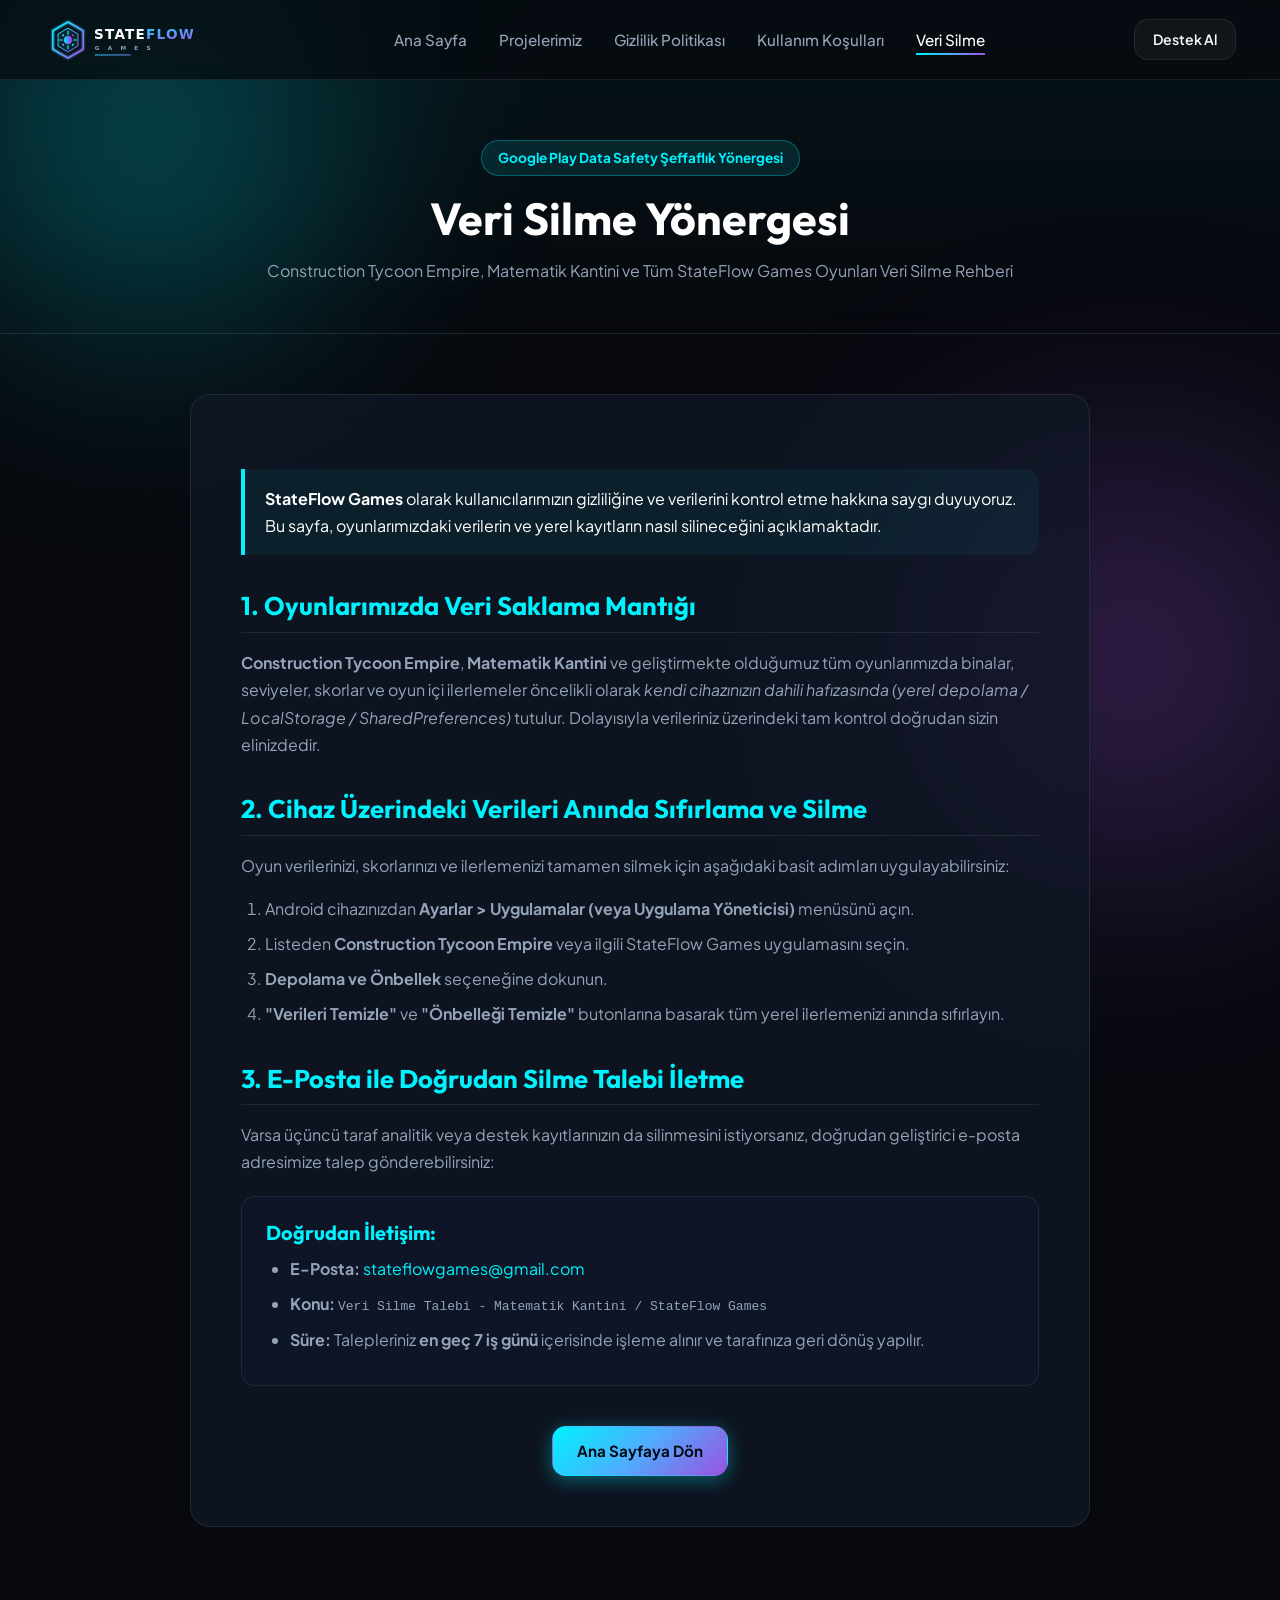
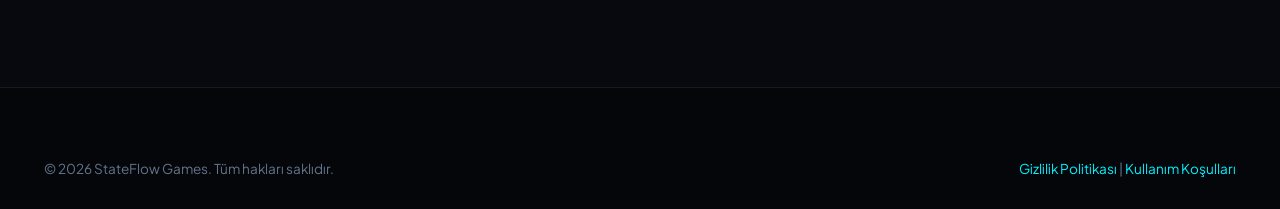
<file: data-deletion.html>
<!DOCTYPE html>
<html lang="tr">
<head>
  <meta charset="UTF-8">
  <meta name="viewport" content="width=device-width, initial-scale=1.0">
  <title>Kullanıcı Veri Silme Yönergesi (Data Deletion) | StateFlow Games</title>
  <meta name="description" content="StateFlow Games (Construction Tycoon Empire, Matematik Kantini, NeuroPlex, Drag Code) kullanıcı verileri silme yönergesi.">

  <!-- Google Fonts -->
  <link rel="preconnect" href="https://fonts.googleapis.com">
  <link rel="preconnect" href="https://fonts.gstatic.com" crossorigin>
  <link href="https://fonts.googleapis.com/css2?family=Outfit:wght@400;600;700;800&family=Plus+Jakarta+Sans:wght@400;500;600;700&display=swap" rel="stylesheet">

  <!-- CSS -->
  <link rel="stylesheet" href="css/style.css">
  <link rel="icon" type="image/svg+xml" href="assets/logo.svg">
</head>
<body>

  <div class="ambient-glow glow-1"></div>
  <div class="ambient-glow glow-2"></div>

  <!-- Header -->
  <header class="header">
    <div class="container nav-container">
      <a href="index.html" class="logo-wrapper">
        <img src="assets/logo.svg" alt="StateFlow Games Logo" class="logo-img">
      </a>

      <nav>
        <ul class="nav-menu">
          <li><a href="index.html" class="nav-link">Ana Sayfa</a></li>
          <li><a href="index.html#games" class="nav-link">Projelerimiz</a></li>
          <li><a href="privacy-policy.html" class="nav-link">Gizlilik Politikası</a></li>
          <li><a href="terms-of-service.html" class="nav-link">Kullanım Koşulları</a></li>
          <li><a href="data-deletion.html" class="nav-link active">Veri Silme</a></li>
        </ul>
      </nav>

      <div class="nav-actions">
        <a href="index.html#contact" class="btn btn-secondary" style="padding: 8px 18px; font-size: 0.88rem;">
          Destek Al
        </a>
        <button class="mobile-toggle" aria-label="Menüyü Aç">☰</button>
      </div>
    </div>
  </header>

  <!-- Banner -->
  <div class="legal-page-header">
    <div class="container">
      <span class="legal-badge">Google Play Data Safety Şeffaflık Yönergesi</span>
      <h1 style="font-size: 2.8rem; margin-bottom: 12px;">Veri Silme Yönergesi</h1>
      <p style="color: var(--text-muted); font-size: 1rem;">
        Construction Tycoon Empire, Matematik Kantini ve Tüm StateFlow Games Oyunları Veri Silme Rehberi
      </p>
    </div>
  </div>

  <!-- Content -->
  <main class="legal-page-content">
    <div class="container">
      <article class="legal-article">
        <div class="legal-box-highlight">
          <p>
            <strong>StateFlow Games</strong> olarak kullanıcılarımızın gizliliğine ve verilerini kontrol etme hakkına saygı duyuyoruz. Bu sayfa, oyunlarımızdaki verilerin ve yerel kayıtların nasıl silineceğini açıklamaktadır.
          </p>
        </div>

        <h2>1. Oyunlarımızda Veri Saklama Mantığı</h2>
        <p>
          <strong>Construction Tycoon Empire</strong>, <strong>Matematik Kantini</strong> ve geliştirmekte olduğumuz tüm oyunlarımızda binalar, seviyeler, skorlar ve oyun içi ilerlemeler öncelikli olarak <em>kendi cihazınızın dahili hafızasında (yerel depolama / LocalStorage / SharedPreferences)</em> tutulur. Dolayısıyla verileriniz üzerindeki tam kontrol doğrudan sizin elinizdedir.
        </p>

        <h2>2. Cihaz Üzerindeki Verileri Anında Sıfırlama ve Silme</h2>
        <p>
          Oyun verilerinizi, skorlarınızı ve ilerlemenizi tamamen silmek için aşağıdaki basit adımları uygulayabilirsiniz:
        </p>
        <ol>
          <li>Android cihazınızdan <strong>Ayarlar > Uygulamalar (veya Uygulama Yöneticisi)</strong> menüsünü açın.</li>
          <li>Listeden <strong>Construction Tycoon Empire</strong> veya ilgili StateFlow Games uygulamasını seçin.</li>
          <li><strong>Depolama ve Önbellek</strong> seçeneğine dokunun.</li>
          <li><strong>"Verileri Temizle"</strong> ve <strong>"Önbelleği Temizle"</strong> butonlarına basarak tüm yerel ilerlemenizi anında sıfırlayın.</li>
        </ol>

        <h2>3. E-Posta ile Doğrudan Silme Talebi İletme</h2>
        <p>
          Varsa üçüncü taraf analitik veya destek kayıtlarınızın da silinmesini istiyorsanız, doğrudan geliştirici e-posta adresimize talep gönderebilirsiniz:
        </p>
        
        <div style="background: rgba(15, 23, 42, 0.7); border: 1px solid var(--border-color); border-radius: var(--radius-md); padding: 24px; margin: 20px 0;">
          <h3 style="color: var(--accent-cyan); margin-top: 0;">Doğrudan İletişim:</h3>
          <ul style="margin-bottom: 0;">
            <li><strong>E-Posta:</strong> <a href="mailto:stateflowgames@gmail.com?subject=Veri%20Silme%20Talebi">stateflowgames@gmail.com</a></li>
            <li><strong>Konu:</strong> <code>Veri Silme Talebi - Matematik Kantini / StateFlow Games</code></li>
            <li><strong>Süre:</strong> Talepleriniz <strong>en geç 7 iş günü</strong> içerisinde işleme alınır ve tarafınıza geri dönüş yapılır.</li>
          </ul>
        </div>

        <div style="margin-top: 40px; text-align: center;">
          <a href="index.html" class="btn btn-primary">Ana Sayfaya Dön</a>
        </div>
      </article>
    </div>
  </main>

  <footer class="footer">
    <div class="container">
      <div class="footer-bottom" style="border-top: none; padding-top: 0;">
        <p>&copy; 2026 StateFlow Games. Tüm hakları saklıdır.</p>
        <p><a href="privacy-policy.html">Gizlilik Politikası</a> | <a href="terms-of-service.html">Kullanım Koşulları</a></p>
      </div>
    </div>
  </footer>

  <script src="js/main.js"></script>
</body>
</html>
</file>
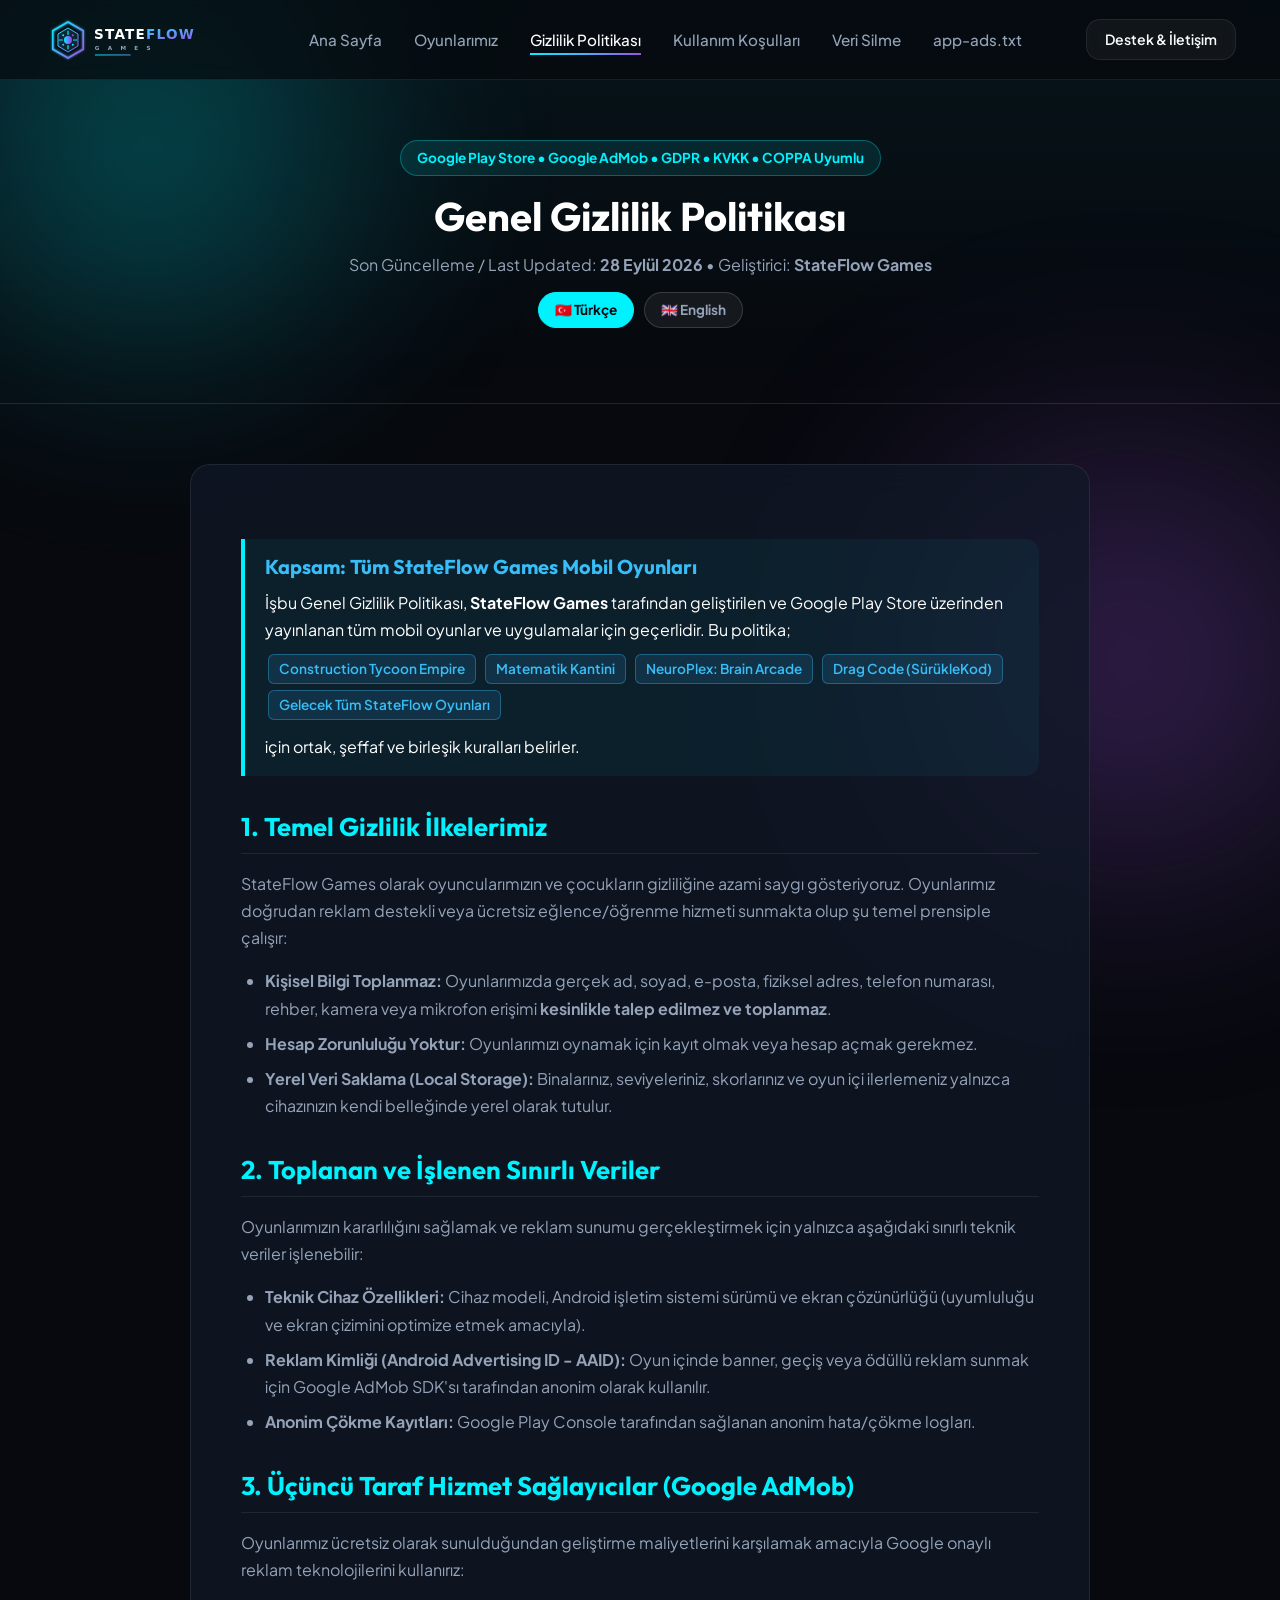
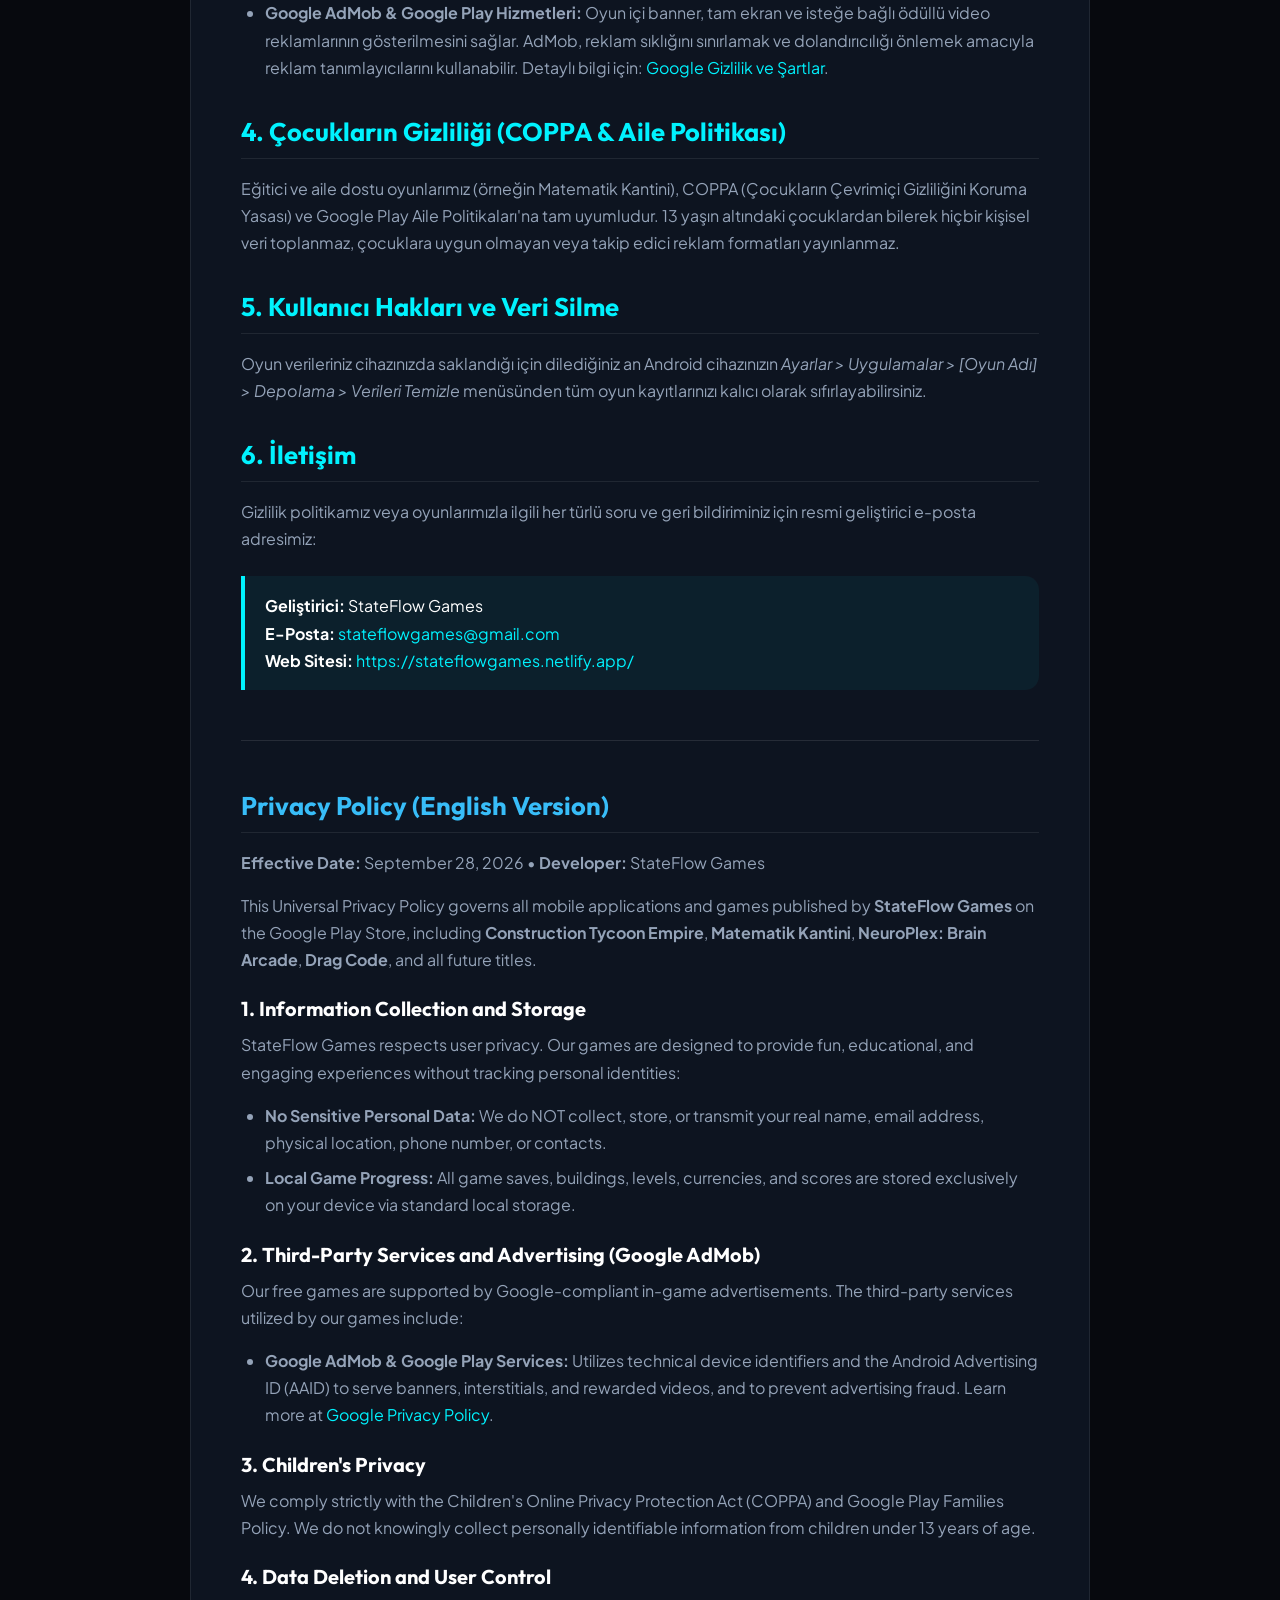
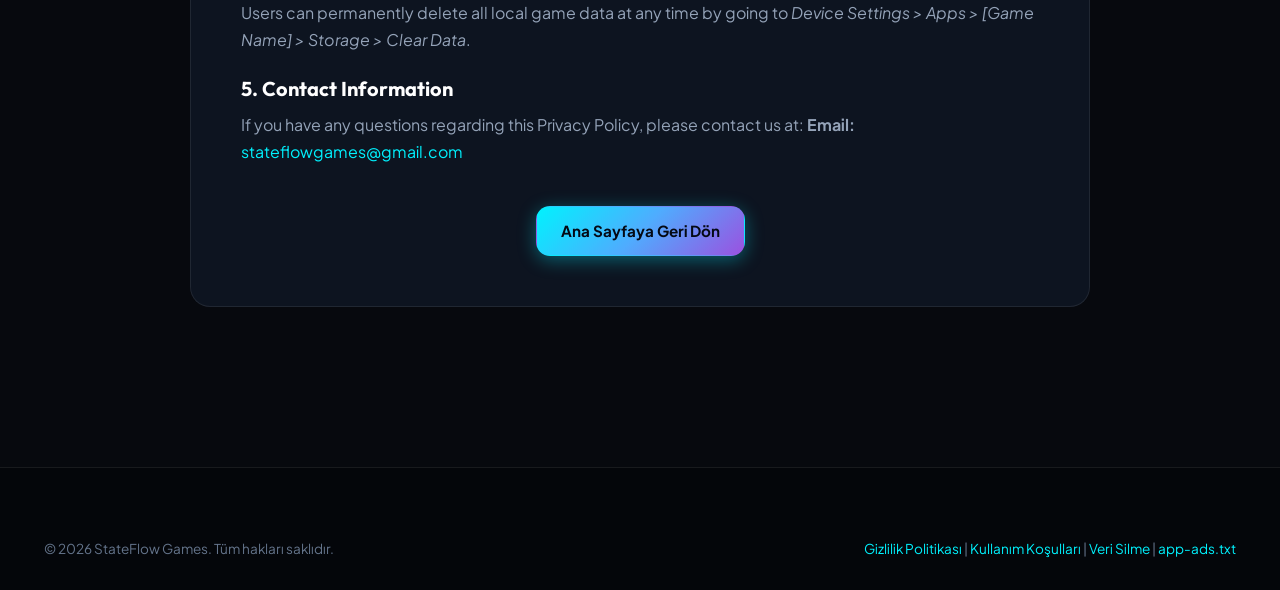
<file: privacy-policy.html>
﻿<!DOCTYPE html>
<html lang="tr">
<head>
  <meta charset="UTF-8">
  <meta name="viewport" content="width=device-width, initial-scale=1.0">
  <title>Genel Gizlilik Politikası (Privacy Policy) | StateFlow Games</title>
  <meta name="description" content="StateFlow Games tarafından geliştirilen Construction Tycoon Empire, Matematik Kantini, NeuroPlex ve tüm mobil oyunlar için Genel Gizlilik Politikası (Google Play & AdMob Uyumlu).">
  <meta name="robots" content="index, follow, max-image-preview:large">
  <link rel="canonical" href="https://stateflowgames.netlify.app/privacy-policy.html">

  <!-- Open Graph -->
  <meta property="og:type" content="article">
  <meta property="og:title" content="Gizlilik Politikası (Privacy Policy) | StateFlow Games">
  <meta property="og:description" content="StateFlow Games oyun ve uygulamaları için veri güvenliği ve gizlilik politikası.">
  <meta property="og:url" content="https://stateflowgames.netlify.app/privacy-policy.html">
  <meta property="og:site_name" content="StateFlow Games">

  <!-- Google Fonts -->
  <link rel="preconnect" href="https://fonts.googleapis.com">
  <link rel="preconnect" href="https://fonts.gstatic.com" crossorigin>
  <link href="https://fonts.googleapis.com/css2?family=Outfit:wght@400;600;700;800&family=Plus+Jakarta+Sans:wght@400;500;600;700&display=swap" rel="stylesheet">

  <!-- CSS -->
  <link rel="stylesheet" href="css/style.css">
  <link rel="icon" type="image/svg+xml" href="assets/logo.svg">
  <style>
    .lang-switch {
      display: inline-flex;
      gap: 10px;
      margin: 15px 0 25px 0;
    }
    .lang-btn {
      padding: 6px 16px;
      border-radius: 999px;
      font-size: 0.85rem;
      font-weight: 700;
      background: rgba(255,255,255,0.06);
      border: 1px solid rgba(255,255,255,0.15);
      color: var(--text-muted);
      cursor: pointer;
      text-decoration: none;
      transition: all 0.2s ease;
    }
    .lang-btn.active, .lang-btn:hover {
      background: var(--accent-cyan);
      color: #060913;
      border-color: var(--accent-cyan);
    }
    .app-badge-pill {
      display: inline-block;
      background: rgba(56, 189, 248, 0.12);
      border: 1px solid rgba(56, 189, 248, 0.35);
      color: #38bdf8;
      font-size: 0.85rem;
      padding: 3px 10px;
      border-radius: 6px;
      margin: 3px;
      font-weight: 600;
    }
  </style>
</head>
<body>

  <!-- Ambient Glow Effects -->
  <div class="ambient-glow glow-1"></div>
  <div class="ambient-glow glow-2"></div>

  <!-- Header -->
  <header class="header">
    <div class="container nav-container">
      <a href="index.html" class="logo-wrapper">
        <img src="assets/logo.svg" alt="StateFlow Games Logo" class="logo-img">
      </a>

      <nav>
        <ul class="nav-menu">
          <li><a href="index.html" class="nav-link">Ana Sayfa</a></li>
          <li><a href="index.html#games" class="nav-link">Oyunlarımız</a></li>
          <li><a href="privacy-policy.html" class="nav-link active">Gizlilik Politikası</a></li>
          <li><a href="terms-of-service.html" class="nav-link">Kullanım Koşulları</a></li>
          <li><a href="data-deletion.html" class="nav-link">Veri Silme</a></li>
          <li><a href="app-ads.txt" class="nav-link" target="_blank">app-ads.txt</a></li>
        </ul>
      </nav>

      <div class="nav-actions">
        <a href="index.html#contact" class="btn btn-secondary" style="padding: 8px 18px; font-size: 0.88rem;">
          Destek & İletişim
        </a>
        <button class="mobile-toggle" aria-label="Menüyü Aç">☰</button>
      </div>
    </div>
  </header>

  <!-- Legal Page Header Banner -->
  <div class="legal-page-header">
    <div class="container">
      <span class="legal-badge">Google Play Store &bull; Google AdMob &bull; GDPR &bull; KVKK &bull; COPPA Uyumlu</span>
      <h1 style="font-size: 2.5rem; margin-bottom: 12px;">Genel Gizlilik Politikası</h1>
      <p style="color: var(--text-muted); font-size: 1rem;">
        Son Güncelleme / Last Updated: <strong>28 Eylül 2026</strong> &bull; Geliştirici: <strong>StateFlow Games</strong>
      </p>

      <div class="lang-switch">
        <a href="#tr-policy" class="lang-btn active">🇹🇷 Türkçe</a>
        <a href="#en-policy" class="lang-btn">🇬🇧 English</a>
      </div>
    </div>
  </div>

  <!-- Legal Document Body -->
  <main class="legal-page-content">
    <div class="container">
      <article class="legal-article">
        
        <!-- ================= TÜRKÇE BÖLÜM ================= -->
        <div id="tr-policy">
          <div class="legal-box-highlight">
            <h3 style="margin-top:0; color:#38bdf8;">Kapsam: Tüm StateFlow Games Mobil Oyunları</h3>
            <p>
              İşbu Genel Gizlilik Politikası, <strong>StateFlow Games</strong> tarafından geliştirilen ve Google Play Store üzerinden yayınlanan tüm mobil oyunlar ve uygulamalar için geçerlidir. Bu politika;
            </p>
            <div style="margin-top:8px;">
              <span class="app-badge-pill">Construction Tycoon Empire</span>
              <span class="app-badge-pill">Matematik Kantini</span>
              <span class="app-badge-pill">NeuroPlex: Brain Arcade</span>
              <span class="app-badge-pill">Drag Code (SürükleKod)</span>
              <span class="app-badge-pill">Gelecek Tüm StateFlow Oyunları</span>
            </div>
            <p style="margin-top:10px; margin-bottom:0;">
              için ortak, şeffaf ve birleşik kuralları belirler.
            </p>
          </div>

          <h2>1. Temel Gizlilik İlkelerimiz</h2>
          <p>
            StateFlow Games olarak oyuncularımızın ve çocukların gizliliğine azami saygı gösteriyoruz. Oyunlarımız doğrudan reklam destekli veya ücretsiz eğlence/öğrenme hizmeti sunmakta olup şu temel prensiple çalışır:
          </p>
          <ul>
            <li><strong>Kişisel Bilgi Toplanmaz:</strong> Oyunlarımızda gerçek ad, soyad, e-posta, fiziksel adres, telefon numarası, rehber, kamera veya mikrofon erişimi <strong>kesinlikle talep edilmez ve toplanmaz</strong>.</li>
            <li><strong>Hesap Zorunluluğu Yoktur:</strong> Oyunlarımızı oynamak için kayıt olmak veya hesap açmak gerekmez.</li>
            <li><strong>Yerel Veri Saklama (Local Storage):</strong> Binalarınız, seviyeleriniz, skorlarınız ve oyun içi ilerlemeniz yalnızca cihazınızın kendi belleğinde yerel olarak tutulur.</li>
          </ul>

          <h2>2. Toplanan ve İşlenen Sınırlı Veriler</h2>
          <p>
            Oyunlarımızın kararlılığını sağlamak ve reklam sunumu gerçekleştirmek için yalnızca aşağıdaki sınırlı teknik veriler işlenebilir:
          </p>
          <ul>
            <li><strong>Teknik Cihaz Özellikleri:</strong> Cihaz modeli, Android işletim sistemi sürümü ve ekran çözünürlüğü (uyumluluğu ve ekran çizimini optimize etmek amacıyla).</li>
            <li><strong>Reklam Kimliği (Android Advertising ID - AAID):</strong> Oyun içinde banner, geçiş veya ödüllü reklam sunmak için Google AdMob SDK'sı tarafından anonim olarak kullanılır.</li>
            <li><strong>Anonim Çökme Kayıtları:</strong> Google Play Console tarafından sağlanan anonim hata/çökme logları.</li>
          </ul>

          <h2>3. Üçüncü Taraf Hizmet Sağlayıcılar (Google AdMob)</h2>
          <p>
            Oyunlarımız ücretsiz olarak sunulduğundan geliştirme maliyetlerini karşılamak amacıyla Google onaylı reklam teknolojilerini kullanırız:
          </p>
          <ul>
            <li>
              <strong>Google AdMob &amp; Google Play Hizmetleri:</strong>
              Oyun içi banner, tam ekran ve isteğe bağlı ödüllü video reklamlarının gösterilmesini sağlar. AdMob, reklam sıklığını sınırlamak ve dolandırıcılığı önlemek amacıyla reklam tanımlayıcılarını kullanabilir.
              Detaylı bilgi için: <a href="https://policies.google.com/privacy" target="_blank" rel="noopener noreferrer">Google Gizlilik ve Şartlar</a>.
            </li>
          </ul>

          <h2>4. Çocukların Gizliliği (COPPA &amp; Aile Politikası)</h2>
          <p>
            Eğitici ve aile dostu oyunlarımız (örneğin Matematik Kantini), COPPA (Çocukların Çevrimiçi Gizliliğini Koruma Yasası) ve Google Play Aile Politikaları'na tam uyumludur. 13 yaşın altındaki çocuklardan bilerek hiçbir kişisel veri toplanmaz, çocuklara uygun olmayan veya takip edici reklam formatları yayınlanmaz.
          </p>

          <h2>5. Kullanıcı Hakları ve Veri Silme</h2>
          <p>
            Oyun verileriniz cihazınızda saklandığı için dilediğiniz an Android cihazınızın <em>Ayarlar &gt; Uygulamalar &gt; [Oyun Adı] &gt; Depolama &gt; Verileri Temizle</em> menüsünden tüm oyun kayıtlarınızı kalıcı olarak sıfırlayabilirsiniz.
          </p>

          <h2>6. İletişim</h2>
          <p>
            Gizlilik politikamız veya oyunlarımızla ilgili her türlü soru ve geri bildiriminiz için resmi geliştirici e-posta adresimiz:
          </p>
          <div class="legal-box-highlight">
            <p><strong>Geliştirici:</strong> StateFlow Games</p>
            <p><strong>E-Posta:</strong> <a href="mailto:stateflowgames@gmail.com">stateflowgames@gmail.com</a></p>
            <p><strong>Web Sitesi:</strong> <a href="https://stateflowgames.netlify.app/">https://stateflowgames.netlify.app/</a></p>
          </div>
        </div>

        <hr style="border:0; border-top:1px solid rgba(255,255,255,0.1); margin: 50px 0;">

        <!-- ================= ENGLISH SECTION ================= -->
        <div id="en-policy">
          <h2 style="color:#38bdf8;">Privacy Policy (English Version)</h2>
          <p><strong>Effective Date:</strong> September 28, 2026 &bull; <strong>Developer:</strong> StateFlow Games</p>

          <p>
            This Universal Privacy Policy governs all mobile applications and games published by <strong>StateFlow Games</strong> on the Google Play Store, including <strong>Construction Tycoon Empire</strong>, <strong>Matematik Kantini</strong>, <strong>NeuroPlex: Brain Arcade</strong>, <strong>Drag Code</strong>, and all future titles.
          </p>

          <h3>1. Information Collection and Storage</h3>
          <p>
            StateFlow Games respects user privacy. Our games are designed to provide fun, educational, and engaging experiences without tracking personal identities:
          </p>
          <ul>
            <li><strong>No Sensitive Personal Data:</strong> We do NOT collect, store, or transmit your real name, email address, physical location, phone number, or contacts.</li>
            <li><strong>Local Game Progress:</strong> All game saves, buildings, levels, currencies, and scores are stored exclusively on your device via standard local storage.</li>
          </ul>

          <h3>2. Third-Party Services and Advertising (Google AdMob)</h3>
          <p>
            Our free games are supported by Google-compliant in-game advertisements. The third-party services utilized by our games include:
          </p>
          <ul>
            <li>
              <strong>Google AdMob &amp; Google Play Services:</strong> Utilizes technical device identifiers and the Android Advertising ID (AAID) to serve banners, interstitials, and rewarded videos, and to prevent advertising fraud. Learn more at <a href="https://policies.google.com/privacy" target="_blank" rel="noopener noreferrer">Google Privacy Policy</a>.
            </li>
          </ul>

          <h3>3. Children's Privacy</h3>
          <p>
            We comply strictly with the Children's Online Privacy Protection Act (COPPA) and Google Play Families Policy. We do not knowingly collect personally identifiable information from children under 13 years of age.
          </p>

          <h3>4. Data Deletion and User Control</h3>
          <p>
            Users can permanently delete all local game data at any time by going to <em>Device Settings &gt; Apps &gt; [Game Name] &gt; Storage &gt; Clear Data</em>.
          </p>

          <h3>5. Contact Information</h3>
          <p>
            If you have any questions regarding this Privacy Policy, please contact us at:  
            <strong>Email:</strong> <a href="mailto:stateflowgames@gmail.com">stateflowgames@gmail.com</a>
          </p>
        </div>

        <div style="margin-top: 40px; text-align: center;">
          <a href="index.html" class="btn btn-primary">Ana Sayfaya Geri Dön</a>
        </div>
      </article>
    </div>
  </main>

  <!-- Footer -->
  <footer class="footer">
    <div class="container">
      <div class="footer-bottom" style="border-top: none; padding-top: 0;">
        <p>&copy; 2026 StateFlow Games. Tüm hakları saklıdır.</p>
        <p>
          <a href="privacy-policy.html">Gizlilik Politikası</a> | 
          <a href="terms-of-service.html">Kullanım Koşulları</a> | 
          <a href="data-deletion.html">Veri Silme</a> | 
          <a href="app-ads.txt" target="_blank">app-ads.txt</a>
        </p>
      </div>
    </div>
  </footer>

  <script src="js/main.js"></script>
</body>
</html>
</file>
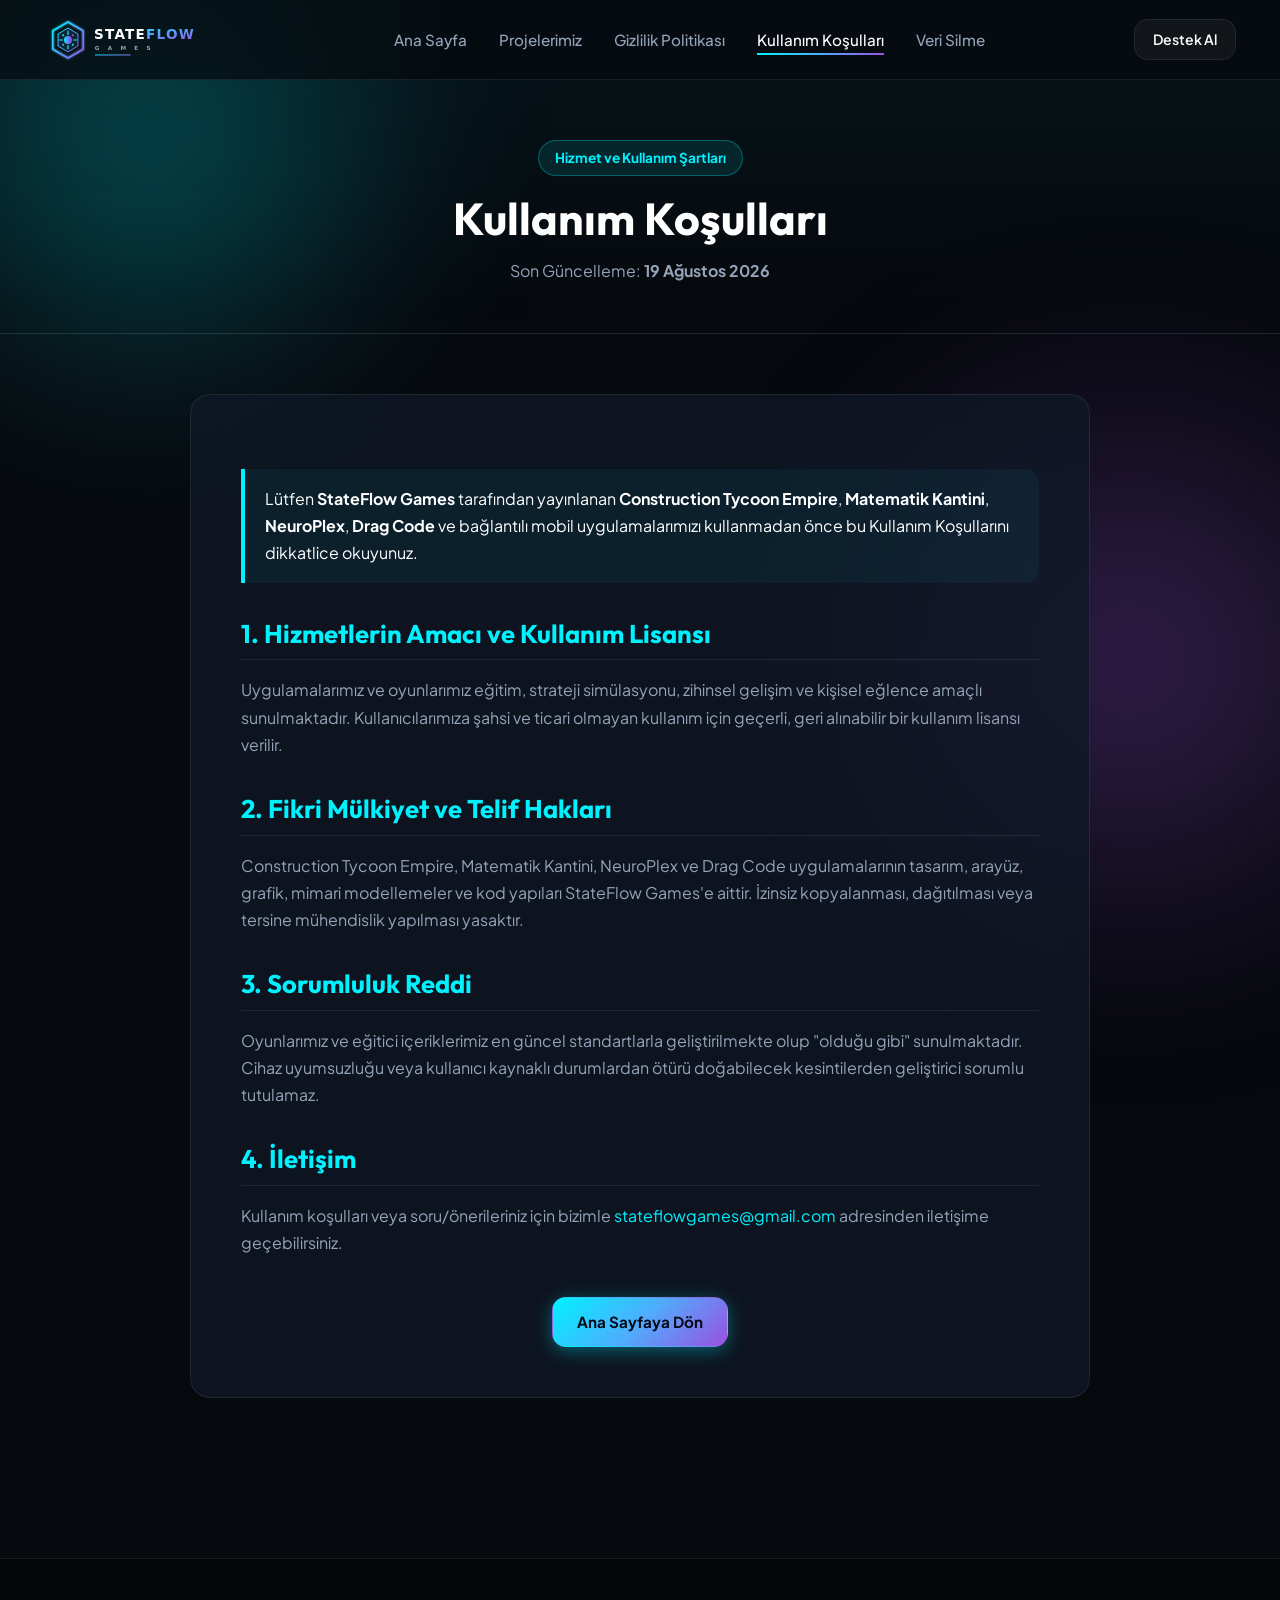
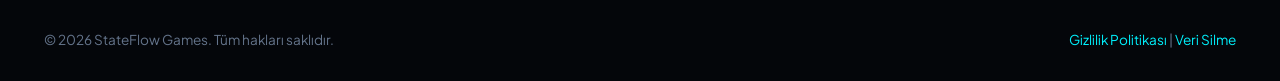
<file: terms-of-service.html>
<!DOCTYPE html>
<html lang="tr">
<head>
  <meta charset="UTF-8">
  <meta name="viewport" content="width=device-width, initial-scale=1.0">
  <title>Kullanım Koşulları (Terms of Service) | StateFlow Games</title>
  <meta name="description" content="StateFlow Games (Construction Tycoon Empire, Matematik Kantini, NeuroPlex, Drag Code) mobil uygulamaları için Kullanım Koşulları.">

  <!-- Google Fonts -->
  <link rel="preconnect" href="https://fonts.googleapis.com">
  <link rel="preconnect" href="https://fonts.gstatic.com" crossorigin>
  <link href="https://fonts.googleapis.com/css2?family=Outfit:wght@400;600;700;800&family=Plus+Jakarta+Sans:wght@400;500;600;700&display=swap" rel="stylesheet">

  <!-- CSS -->
  <link rel="stylesheet" href="css/style.css">
  <link rel="icon" type="image/svg+xml" href="assets/logo.svg">
</head>
<body>

  <div class="ambient-glow glow-1"></div>
  <div class="ambient-glow glow-2"></div>

  <!-- Header -->
  <header class="header">
    <div class="container nav-container">
      <a href="index.html" class="logo-wrapper">
        <img src="assets/logo.svg" alt="StateFlow Games Logo" class="logo-img">
      </a>

      <nav>
        <ul class="nav-menu">
          <li><a href="index.html" class="nav-link">Ana Sayfa</a></li>
          <li><a href="index.html#games" class="nav-link">Projelerimiz</a></li>
          <li><a href="privacy-policy.html" class="nav-link">Gizlilik Politikası</a></li>
          <li><a href="terms-of-service.html" class="nav-link active">Kullanım Koşulları</a></li>
          <li><a href="data-deletion.html" class="nav-link">Veri Silme</a></li>
        </ul>
      </nav>

      <div class="nav-actions">
        <a href="index.html#contact" class="btn btn-secondary" style="padding: 8px 18px; font-size: 0.88rem;">
          Destek Al
        </a>
        <button class="mobile-toggle" aria-label="Menüyü Aç">☰</button>
      </div>
    </div>
  </header>

  <!-- Header Banner -->
  <div class="legal-page-header">
    <div class="container">
      <span class="legal-badge">Hizmet ve Kullanım Şartları</span>
      <h1 style="font-size: 2.8rem; margin-bottom: 12px;">Kullanım Koşulları</h1>
      <p style="color: var(--text-muted); font-size: 1rem;">
        Son Güncelleme: <strong>19 Ağustos 2026</strong>
      </p>
    </div>
  </div>

  <!-- Content -->
  <main class="legal-page-content">
    <div class="container">
      <article class="legal-article">
        <div class="legal-box-highlight">
          <p>
            Lütfen <strong>StateFlow Games</strong> tarafından yayınlanan <strong>Construction Tycoon Empire</strong>, <strong>Matematik Kantini</strong>, <strong>NeuroPlex</strong>, <strong>Drag Code</strong> ve bağlantılı mobil uygulamalarımızı kullanmadan önce bu Kullanım Koşullarını dikkatlice okuyunuz.
          </p>
        </div>

        <h2>1. Hizmetlerin Amacı ve Kullanım Lisansı</h2>
        <p>
          Uygulamalarımız ve oyunlarımız eğitim, strateji simülasyonu, zihinsel gelişim ve kişisel eğlence amaçlı sunulmaktadır. Kullanıcılarımıza şahsi ve ticari olmayan kullanım için geçerli, geri alınabilir bir kullanım lisansı verilir.
        </p>

        <h2>2. Fikri Mülkiyet ve Telif Hakları</h2>
        <p>
          Construction Tycoon Empire, Matematik Kantini, NeuroPlex ve Drag Code uygulamalarının tasarım, arayüz, grafik, mimari modellemeler ve kod yapıları StateFlow Games'e aittir. İzinsiz kopyalanması, dağıtılması veya tersine mühendislik yapılması yasaktır.
        </p>

        <h2>3. Sorumluluk Reddi</h2>
        <p>
          Oyunlarımız ve eğitici içeriklerimiz en güncel standartlarla geliştirilmekte olup "olduğu gibi" sunulmaktadır. Cihaz uyumsuzluğu veya kullanıcı kaynaklı durumlardan ötürü doğabilecek kesintilerden geliştirici sorumlu tutulamaz.
        </p>

        <h2>4. İletişim</h2>
        <p>
          Kullanım koşulları veya soru/önerileriniz için bizimle <a href="mailto:stateflowgames@gmail.com">stateflowgames@gmail.com</a> adresinden iletişime geçebilirsiniz.
        </p>

        <div style="margin-top: 40px; text-align: center;">
          <a href="index.html" class="btn btn-primary">Ana Sayfaya Dön</a>
        </div>
      </article>
    </div>
  </main>

  <footer class="footer">
    <div class="container">
      <div class="footer-bottom" style="border-top: none; padding-top: 0;">
        <p>&copy; 2026 StateFlow Games. Tüm hakları saklıdır.</p>
        <p><a href="privacy-policy.html">Gizlilik Politikası</a> | <a href="data-deletion.html">Veri Silme</a></p>
      </div>
    </div>
  </footer>

  <script src="js/main.js"></script>
</body>
</html>
</file>
<file: css/style.css>
/* ==========================================================================
   StateFlow Games - Modern Game Studio Theme
   ========================================================================== */

:root {
  --bg-primary: #07090e;
  --bg-secondary: #0d121f;
  --bg-card: rgba(17, 24, 39, 0.75);
  --bg-card-hover: rgba(30, 41, 59, 0.9);
  --border-color: rgba(255, 255, 255, 0.08);
  --border-glow: rgba(0, 242, 254, 0.3);
  
  --accent-cyan: #00f2fe;
  --accent-blue: #4facfe;
  --accent-purple: #9b51e0;
  --accent-pink: #f72585;
  --accent-emerald: #10b981;
  
  --gradient-brand: linear-gradient(135deg, #00f2fe 0%, #4facfe 50%, #9b51e0 100%);
  --gradient-card: linear-gradient(180deg, rgba(255,255,255,0.03) 0%, rgba(255,255,255,0.01) 100%);
  --gradient-glow: radial-gradient(circle at center, rgba(0, 242, 254, 0.15) 0%, transparent 70%);

  --text-main: #f8fafc;
  --text-muted: #94a3b8;
  --text-dim: #64748b;

  --font-heading: 'Outfit', 'Plus Jakarta Sans', system-ui, -apple-system, sans-serif;
  --font-body: 'Plus Jakarta Sans', system-ui, -apple-system, sans-serif;

  --radius-sm: 8px;
  --radius-md: 14px;
  --radius-lg: 20px;
  --radius-full: 9999px;

  --shadow-sm: 0 4px 12px rgba(0, 0, 0, 0.3);
  --shadow-glow: 0 0 25px rgba(0, 242, 254, 0.25);
  --shadow-card: 0 10px 30px -10px rgba(0, 0, 0, 0.5);

  --transition-fast: 0.2s ease;
  --transition-normal: 0.3s cubic-bezier(0.16, 1, 0.3, 1);
  --transition-slow: 0.5s cubic-bezier(0.16, 1, 0.3, 1);
}

/* Global Reset */
*, *::before, *::after {
  margin: 0;
  padding: 0;
  box-sizing: border-box;
}

html {
  scroll-behavior: smooth;
  color-scheme: dark;
}

body {
  font-family: var(--font-body);
  background-color: var(--bg-primary);
  color: var(--text-main);
  line-height: 1.6;
  overflow-x: hidden;
  position: relative;
  min-height: 100vh;
}

/* Background Ambient Glows */
.ambient-glow {
  position: fixed;
  border-radius: 50%;
  filter: blur(120px);
  pointer-events: none;
  z-index: -1;
  opacity: 0.45;
}

.glow-1 {
  width: 500px;
  height: 500px;
  top: -100px;
  left: -100px;
  background: radial-gradient(circle, #00f2fe 0%, transparent 70%);
}

.glow-2 {
  width: 600px;
  height: 600px;
  top: 40%;
  right: -150px;
  background: radial-gradient(circle, #9b51e0 0%, transparent 70%);
}

.glow-3 {
  width: 450px;
  height: 450px;
  bottom: 0;
  left: 20%;
  background: radial-gradient(circle, #4facfe 0%, transparent 70%);
}

/* Typography */
h1, h2, h3, h4, h5, h6 {
  font-family: var(--font-heading);
  font-weight: 700;
  color: #ffffff;
  line-height: 1.2;
}

.gradient-text {
  background: var(--gradient-brand);
  -webkit-background-clip: text;
  -webkit-text-fill-color: transparent;
  display: inline-block;
}

a {
  color: var(--accent-cyan);
  text-decoration: none;
  transition: color var(--transition-fast);
}

a:hover {
  color: #ffffff;
}

/* Container */
.container {
  width: 100%;
  max-width: 1240px;
  margin: 0 auto;
  padding: 0 24px;
}

/* ==========================================================================
   Header & Navigation
   ========================================================================== */
.header {
  position: fixed;
  top: 0;
  left: 0;
  width: 100%;
  height: 80px;
  display: flex;
  align-items: center;
  z-index: 1000;
  transition: all var(--transition-normal);
  background: rgba(7, 9, 14, 0.7);
  backdrop-filter: blur(16px);
  -webkit-backdrop-filter: blur(16px);
  border-bottom: 1px solid var(--border-color);
}

.header.scrolled {
  height: 70px;
  background: rgba(7, 9, 14, 0.92);
  border-bottom-color: rgba(0, 242, 254, 0.2);
  box-shadow: 0 10px 30px rgba(0, 0, 0, 0.5);
}

.nav-container {
  display: flex;
  justify-content: space-between;
  align-items: center;
}

.logo-wrapper {
  display: flex;
  align-items: center;
  text-decoration: none;
}

.logo-img {
  height: 48px;
  width: auto;
  transition: transform var(--transition-normal);
}

.logo-wrapper:hover .logo-img {
  transform: scale(1.03);
}

.nav-menu {
  display: flex;
  align-items: center;
  list-style: none;
  gap: 32px;
}

.nav-link {
  font-size: 0.95rem;
  font-weight: 500;
  color: var(--text-muted);
  position: relative;
  padding: 6px 0;
  transition: color var(--transition-fast);
}

.nav-link:hover, .nav-link.active {
  color: #ffffff;
}

.nav-link::after {
  content: '';
  position: absolute;
  bottom: 0;
  left: 0;
  width: 0%;
  height: 2px;
  background: var(--gradient-brand);
  transition: width var(--transition-normal);
}

.nav-link:hover::after, .nav-link.active::after {
  width: 100%;
}

.nav-actions {
  display: flex;
  align-items: center;
  gap: 16px;
}

/* Mobile Toggle */
.mobile-toggle {
  display: none;
  background: transparent;
  border: none;
  color: var(--text-main);
  font-size: 1.5rem;
  cursor: pointer;
  padding: 8px;
}

/* ==========================================================================
   Buttons
   ========================================================================== */
.btn {
  display: inline-flex;
  align-items: center;
  justify-content: center;
  gap: 10px;
  font-family: var(--font-body);
  font-weight: 600;
  font-size: 0.95rem;
  padding: 12px 24px;
  border-radius: var(--radius-md);
  cursor: pointer;
  transition: all var(--transition-normal);
  text-decoration: none;
  border: 1px solid transparent;
}

.btn-primary {
  background: var(--gradient-brand);
  color: #040914;
  font-weight: 700;
  box-shadow: 0 4px 18px rgba(0, 242, 254, 0.35);
}

.btn-primary:hover {
  transform: translateY(-2px);
  box-shadow: 0 8px 25px rgba(0, 242, 254, 0.55);
  color: #000000;
}

.btn-secondary {
  background: rgba(255, 255, 255, 0.05);
  color: var(--text-main);
  border-color: var(--border-color);
  backdrop-filter: blur(10px);
}

.btn-secondary:hover {
  background: rgba(255, 255, 255, 0.1);
  border-color: var(--accent-cyan);
  color: #ffffff;
  transform: translateY(-2px);
}

.btn-play-store {
  background: #0f172a;
  border: 1px solid rgba(0, 242, 254, 0.3);
  color: #ffffff;
  padding: 10px 20px;
  border-radius: var(--radius-md);
  box-shadow: var(--shadow-sm);
}

.btn-play-store:hover {
  border-color: var(--accent-cyan);
  box-shadow: var(--shadow-glow);
  transform: translateY(-2px);
}

.btn-play-store img {
  height: 24px;
}

/* ==========================================================================
   Hero Section
   ========================================================================== */
.hero {
  position: relative;
  min-height: 100vh;
  display: flex;
  align-items: center;
  padding: 140px 0 80px;
  overflow: hidden;
}

.hero-grid {
  display: grid;
  grid-template-columns: 1.15fr 0.85fr;
  gap: 48px;
  align-items: center;
}

.hero-badge {
  display: inline-flex;
  align-items: center;
  gap: 8px;
  padding: 8px 16px;
  background: rgba(0, 242, 254, 0.08);
  border: 1px solid rgba(0, 242, 254, 0.25);
  border-radius: var(--radius-full);
  font-size: 0.85rem;
  font-weight: 600;
  color: var(--accent-cyan);
  margin-bottom: 24px;
  box-shadow: 0 0 15px rgba(0, 242, 254, 0.15);
}

.hero-badge-dot {
  width: 8px;
  height: 8px;
  background-color: var(--accent-cyan);
  border-radius: 50%;
  box-shadow: 0 0 8px var(--accent-cyan);
  animation: pulse 2s infinite;
}

@keyframes pulse {
  0% { transform: scale(0.9); opacity: 0.7; }
  50% { transform: scale(1.3); opacity: 1; }
  100% { transform: scale(0.9); opacity: 0.7; }
}

.hero-title {
  font-size: 3.6rem;
  font-weight: 800;
  letter-spacing: -0.02em;
  margin-bottom: 20px;
  line-height: 1.1;
}

.hero-description {
  font-size: 1.15rem;
  color: var(--text-muted);
  max-width: 580px;
  margin-bottom: 36px;
}

.hero-cta {
  display: flex;
  flex-wrap: wrap;
  gap: 16px;
  margin-bottom: 48px;
}

.hero-stats {
  display: grid;
  grid-template-columns: repeat(3, 1fr);
  gap: 24px;
  padding-top: 28px;
  border-top: 1px solid var(--border-color);
}

.stat-item h3 {
  font-size: 2rem;
  font-weight: 800;
  color: var(--accent-cyan);
  margin-bottom: 4px;
}

.stat-item p {
  font-size: 0.85rem;
  color: var(--text-dim);
  text-transform: uppercase;
  letter-spacing: 0.05em;
  font-weight: 600;
}

/* Hero Visual Showcase */
.hero-visual {
  position: relative;
  display: flex;
  justify-content: center;
  align-items: center;
}

.visual-card-main {
  position: relative;
  width: 100%;
  max-width: 420px;
  background: linear-gradient(135deg, rgba(30, 41, 59, 0.6) 0%, rgba(15, 23, 42, 0.8) 100%);
  border: 1px solid var(--border-glow);
  border-radius: var(--radius-lg);
  padding: 24px;
  box-shadow: 0 20px 50px rgba(0, 0, 0, 0.6), var(--shadow-glow);
  backdrop-filter: blur(20px);
  transform: perspective(1000px) rotateY(-5deg) rotateX(4deg);
  transition: transform var(--transition-slow);
}

.visual-card-main:hover {
  transform: perspective(1000px) rotateY(0deg) rotateX(0deg) translateY(-8px);
}

.hero-game-cover {
  width: 100%;
  height: 240px;
  border-radius: var(--radius-md);
  object-fit: cover;
  background: #1e293b;
  margin-bottom: 16px;
  border: 1px solid var(--border-color);
}

.floating-badge {
  position: absolute;
  top: -15px;
  right: -15px;
  background: var(--gradient-brand);
  color: #000;
  font-weight: 800;
  font-size: 0.8rem;
  padding: 8px 14px;
  border-radius: var(--radius-full);
  box-shadow: 0 6px 16px rgba(0, 242, 254, 0.4);
  animation: float 4s ease-in-out infinite;
}

@keyframes float {
  0%, 100% { transform: translateY(0); }
  50% { transform: translateY(-10px); }
}

/* ==========================================================================
   Section Layouts
   ========================================================================== */
.section {
  padding: 100px 0;
  position: relative;
}

.section-header {
  text-align: center;
  max-width: 680px;
  margin: 0 auto 60px;
}

.section-tag {
  display: inline-block;
  font-size: 0.85rem;
  font-weight: 700;
  text-transform: uppercase;
  letter-spacing: 0.15em;
  color: var(--accent-cyan);
  margin-bottom: 12px;
}

.section-title {
  font-size: 2.5rem;
  font-weight: 800;
  margin-bottom: 16px;
}

.section-description {
  font-size: 1.05rem;
  color: var(--text-muted);
}

/* ==========================================================================
   Games Showcase Section
   ========================================================================== */
.filter-tabs {
  display: flex;
  justify-content: center;
  gap: 12px;
  margin-bottom: 40px;
  flex-wrap: wrap;
}

.filter-btn {
  background: rgba(255, 255, 255, 0.04);
  border: 1px solid var(--border-color);
  color: var(--text-muted);
  padding: 8px 20px;
  border-radius: var(--radius-full);
  font-size: 0.9rem;
  font-weight: 600;
  cursor: pointer;
  transition: all var(--transition-fast);
}

.filter-btn:hover, .filter-btn.active {
  background: var(--gradient-brand);
  color: #000000;
  border-color: transparent;
  font-weight: 700;
  box-shadow: 0 4px 14px rgba(0, 242, 254, 0.3);
}

.games-grid {
  display: grid;
  grid-template-columns: repeat(auto-fill, minmax(340px, 1fr));
  gap: 32px;
}

/* Game Card */
.game-card {
  background: var(--bg-card);
  border: 1px solid var(--border-color);
  border-radius: var(--radius-lg);
  overflow: hidden;
  transition: all var(--transition-normal);
  display: flex;
  flex-direction: column;
  position: relative;
  backdrop-filter: blur(12px);
}

.game-card:hover {
  transform: translateY(-8px);
  border-color: var(--border-glow);
  box-shadow: 0 20px 40px -15px rgba(0, 242, 254, 0.2);
}

.game-media {
  position: relative;
  width: 100%;
  height: 210px;
  overflow: hidden;
  background: #0f172a;
}

.game-banner {
  width: 100%;
  height: 100%;
  object-fit: cover;
  transition: transform var(--transition-slow);
}

.game-card:hover .game-banner {
  transform: scale(1.06);
}

.game-category-tag {
  position: absolute;
  top: 14px;
  left: 14px;
  background: rgba(11, 15, 25, 0.85);
  backdrop-filter: blur(8px);
  color: var(--accent-cyan);
  font-size: 0.75rem;
  font-weight: 700;
  padding: 5px 12px;
  border-radius: var(--radius-full);
  border: 1px solid rgba(0, 242, 254, 0.3);
}

.game-status-tag {
  position: absolute;
  top: 14px;
  right: 14px;
  font-size: 0.75rem;
  font-weight: 700;
  padding: 5px 12px;
  border-radius: var(--radius-full);
  backdrop-filter: blur(8px);
}

.status-live {
  background: rgba(16, 185, 129, 0.2);
  color: #34d399;
  border: 1px solid rgba(16, 185, 129, 0.4);
}

.status-soon {
  background: rgba(245, 158, 11, 0.2);
  color: #fbbf24;
  border: 1px solid rgba(245, 158, 11, 0.4);
}

.game-body {
  padding: 24px;
  display: flex;
  flex-direction: column;
  flex-grow: 1;
}

.game-header-info {
  display: flex;
  align-items: center;
  gap: 16px;
  margin-bottom: 14px;
}

.game-icon {
  width: 56px;
  height: 56px;
  border-radius: 14px;
  object-fit: cover;
  box-shadow: var(--shadow-sm);
  border: 1px solid rgba(255, 255, 255, 0.1);
  background: #1e293b;
  flex-shrink: 0;
}

.game-title {
  font-size: 1.3rem;
  font-weight: 700;
  margin-bottom: 4px;
}

.game-rating {
  display: flex;
  align-items: center;
  gap: 6px;
  font-size: 0.85rem;
  color: #fbbf24;
  font-weight: 600;
}

.game-desc {
  font-size: 0.92rem;
  color: var(--text-muted);
  margin-bottom: 20px;
  line-height: 1.5;
  display: -webkit-box;
  -webkit-line-clamp: 3;
  -webkit-box-orient: vertical;
  overflow: hidden;
}

.game-tags {
  display: flex;
  flex-wrap: wrap;
  gap: 6px;
  margin-bottom: 20px;
}

.game-tag {
  background: rgba(255, 255, 255, 0.04);
  color: var(--text-dim);
  font-size: 0.75rem;
  padding: 3px 8px;
  border-radius: 6px;
}

.game-footer {
  margin-top: auto;
  display: flex;
  gap: 10px;
  padding-top: 14px;
  border-top: 1px solid var(--border-color);
}

.game-footer .btn {
  flex: 1;
  font-size: 0.88rem;
  padding: 10px 14px;
}

/* ==========================================================================
   About Studio Section
   ========================================================================== */
.about-grid {
  display: grid;
  grid-template-columns: 1fr 1fr;
  gap: 60px;
  align-items: center;
}

.about-features {
  display: grid;
  grid-template-columns: 1fr 1fr;
  gap: 20px;
  margin-top: 30px;
}

.feature-box {
  background: var(--bg-card);
  border: 1px solid var(--border-color);
  padding: 20px;
  border-radius: var(--radius-md);
  transition: transform var(--transition-normal);
}

.feature-box:hover {
  transform: translateY(-4px);
  border-color: var(--accent-cyan);
}

.feature-icon {
  width: 42px;
  height: 42px;
  border-radius: 10px;
  background: rgba(0, 242, 254, 0.1);
  color: var(--accent-cyan);
  display: flex;
  align-items: center;
  justify-content: center;
  font-size: 1.25rem;
  margin-bottom: 14px;
}

.feature-box h4 {
  font-size: 1.05rem;
  margin-bottom: 6px;
}

.feature-box p {
  font-size: 0.85rem;
  color: var(--text-muted);
}

/* ==========================================================================
   Legal Hub Cards (Privacy & Compliance Preview)
   ========================================================================== */
.legal-cards-grid {
  display: grid;
  grid-template-columns: repeat(auto-fit, minmax(280px, 1fr));
  gap: 24px;
}

.legal-card {
  background: var(--bg-card);
  border: 1px solid var(--border-color);
  padding: 30px;
  border-radius: var(--radius-lg);
  text-decoration: none;
  transition: all var(--transition-normal);
  display: flex;
  flex-direction: column;
}

.legal-card:hover {
  border-color: var(--accent-cyan);
  transform: translateY(-6px);
  box-shadow: var(--shadow-glow);
}

.legal-card-icon {
  font-size: 2rem;
  margin-bottom: 16px;
  color: var(--accent-cyan);
}

.legal-card h3 {
  font-size: 1.25rem;
  margin-bottom: 10px;
  color: #ffffff;
}

.legal-card p {
  font-size: 0.9rem;
  color: var(--text-muted);
  margin-bottom: 20px;
  flex-grow: 1;
}

.legal-link-text {
  font-size: 0.88rem;
  font-weight: 700;
  color: var(--accent-cyan);
  display: flex;
  align-items: center;
  gap: 6px;
}

/* ==========================================================================
   Contact & Support
   ========================================================================== */
.contact-grid {
  display: grid;
  grid-template-columns: 1fr 1.2fr;
  gap: 48px;
  background: var(--bg-card);
  border: 1px solid var(--border-color);
  border-radius: var(--radius-lg);
  padding: 48px;
  backdrop-filter: blur(16px);
}

.contact-info h3 {
  font-size: 1.8rem;
  margin-bottom: 14px;
}

.contact-info p {
  color: var(--text-muted);
  margin-bottom: 30px;
}

.contact-methods {
  display: flex;
  flex-direction: column;
  gap: 20px;
}

.contact-method-item {
  display: flex;
  align-items: center;
  gap: 16px;
}

.contact-icon-circle {
  width: 48px;
  height: 48px;
  border-radius: 50%;
  background: rgba(0, 242, 254, 0.1);
  border: 1px solid rgba(0, 242, 254, 0.3);
  display: flex;
  align-items: center;
  justify-content: center;
  color: var(--accent-cyan);
  font-size: 1.2rem;
}

.contact-method-text h5 {
  font-size: 0.9rem;
  color: var(--text-dim);
  text-transform: uppercase;
  margin-bottom: 2px;
}

.contact-method-text a, .contact-method-text span {
  font-size: 1.05rem;
  font-weight: 600;
  color: #ffffff;
}

/* Form */
.contact-form {
  display: flex;
  flex-direction: column;
  gap: 18px;
}

.form-group {
  display: flex;
  flex-direction: column;
  gap: 6px;
}

.form-group label {
  font-size: 0.88rem;
  font-weight: 600;
  color: var(--text-muted);
}

.form-input, .form-textarea {
  width: 100%;
  background: rgba(15, 23, 42, 0.6);
  border: 1px solid var(--border-color);
  border-radius: var(--radius-sm);
  padding: 12px 16px;
  color: #ffffff;
  font-family: inherit;
  font-size: 0.95rem;
  transition: all var(--transition-fast);
}

.form-input:focus, .form-textarea:focus {
  outline: none;
  border-color: var(--accent-cyan);
  box-shadow: 0 0 12px rgba(0, 242, 254, 0.2);
  background: rgba(15, 23, 42, 0.9);
}

.form-textarea {
  min-height: 120px;
  resize: vertical;
}

/* ==========================================================================
   Legal Document Detail Pages (Privacy, Terms, Data Deletion)
   ========================================================================== */
.legal-page-header {
  padding: 140px 0 50px;
  text-align: center;
  background: linear-gradient(180deg, rgba(0, 242, 254, 0.05) 0%, transparent 100%);
  border-bottom: 1px solid var(--border-color);
}

.legal-badge {
  display: inline-block;
  background: rgba(0, 242, 254, 0.1);
  color: var(--accent-cyan);
  font-size: 0.85rem;
  font-weight: 700;
  padding: 6px 16px;
  border-radius: var(--radius-full);
  margin-bottom: 16px;
  border: 1px solid rgba(0, 242, 254, 0.3);
}

.legal-page-content {
  padding: 60px 0 100px;
}

.legal-article {
  background: var(--bg-card);
  border: 1px solid var(--border-color);
  border-radius: var(--radius-lg);
  padding: 50px;
  max-width: 900px;
  margin: 0 auto;
  backdrop-filter: blur(16px);
}

.legal-article h2 {
  font-size: 1.6rem;
  margin: 36px 0 16px;
  color: var(--accent-cyan);
  border-bottom: 1px solid var(--border-color);
  padding-bottom: 10px;
}

.legal-article h3 {
  font-size: 1.25rem;
  margin: 24px 0 10px;
  color: #ffffff;
}

.legal-article p {
  color: var(--text-muted);
  margin-bottom: 16px;
  font-size: 1rem;
  line-height: 1.7;
}

.legal-article ul, .legal-article ol {
  color: var(--text-muted);
  margin: 0 0 20px 24px;
  line-height: 1.7;
}

.legal-article li {
  margin-bottom: 8px;
}

.legal-box-highlight {
  background: rgba(0, 242, 254, 0.05);
  border-left: 4px solid var(--accent-cyan);
  padding: 16px 20px;
  border-radius: 0 var(--radius-md) var(--radius-md) 0;
  margin: 24px 0;
}

.legal-box-highlight p {
  margin-bottom: 0;
  color: #ffffff;
}

/* ==========================================================================
   Modal (Game Screenshots / Details)
   ========================================================================== */
.modal-overlay {
  position: fixed;
  top: 0;
  left: 0;
  width: 100%;
  height: 100%;
  background: rgba(0, 0, 0, 0.85);
  backdrop-filter: blur(8px);
  z-index: 2000;
  display: flex;
  align-items: center;
  justify-content: center;
  padding: 20px;
  opacity: 0;
  visibility: hidden;
  transition: all var(--transition-normal);
}

.modal-overlay.active {
  opacity: 1;
  visibility: visible;
}

.modal-container {
  background: var(--bg-secondary);
  border: 1px solid var(--border-glow);
  border-radius: var(--radius-lg);
  max-width: 750px;
  width: 100%;
  max-height: 90vh;
  overflow-y: auto;
  padding: 32px;
  position: relative;
  box-shadow: 0 25px 60px rgba(0, 0, 0, 0.8), var(--shadow-glow);
  transform: scale(0.95);
  transition: transform var(--transition-normal);
}

.modal-overlay.active .modal-container {
  transform: scale(1);
}

.modal-close {
  position: absolute;
  top: 20px;
  right: 20px;
  background: rgba(255, 255, 255, 0.1);
  border: none;
  color: #ffffff;
  width: 36px;
  height: 36px;
  border-radius: 50%;
  font-size: 1.2rem;
  cursor: pointer;
  display: flex;
  align-items: center;
  justify-content: center;
  transition: background var(--transition-fast);
}

.modal-close:hover {
  background: var(--accent-pink);
}

/* ==========================================================================
   Footer
   ========================================================================== */
.footer {
  background: #04060a;
  border-top: 1px solid var(--border-color);
  padding: 70px 0 30px;
  margin-top: 60px;
}

.footer-grid {
  display: grid;
  grid-template-columns: 2fr 1fr 1fr 1fr;
  gap: 40px;
  margin-bottom: 50px;
}

.footer-brand p {
  color: var(--text-muted);
  font-size: 0.92rem;
  max-width: 320px;
  margin-top: 16px;
}

.footer-col h4 {
  font-size: 1.05rem;
  font-weight: 700;
  margin-bottom: 20px;
  color: #ffffff;
}

.footer-links {
  list-style: none;
  display: flex;
  flex-direction: column;
  gap: 12px;
}

.footer-links a {
  color: var(--text-muted);
  font-size: 0.9rem;
  transition: color var(--transition-fast);
}

.footer-links a:hover {
  color: var(--accent-cyan);
}

.footer-bottom {
  display: flex;
  justify-content: space-between;
  align-items: center;
  padding-top: 30px;
  border-top: 1px solid rgba(255, 255, 255, 0.05);
  font-size: 0.85rem;
  color: var(--text-dim);
}

/* ==========================================================================
   Responsive Breakpoints
   ========================================================================== */
@media (max-width: 1024px) {
  .hero-grid {
    grid-template-columns: 1fr;
    text-align: center;
  }

  .hero-description {
    margin-left: auto;
    margin-right: auto;
  }

  .hero-cta {
    justify-content: center;
  }

  .hero-stats {
    max-width: 500px;
    margin: 0 auto;
  }

  .hero-visual {
    margin-top: 20px;
  }

  .about-grid {
    grid-template-columns: 1fr;
  }

  .contact-grid {
    grid-template-columns: 1fr;
    padding: 30px;
  }

  .footer-grid {
    grid-template-columns: 1fr 1fr;
  }
}

@media (max-width: 768px) {
  .mobile-toggle {
    display: block;
  }

  .nav-menu {
    position: fixed;
    top: 80px;
    left: 0;
    width: 100%;
    background: rgba(7, 9, 14, 0.98);
    backdrop-filter: blur(20px);
    flex-direction: column;
    padding: 30px 24px;
    gap: 20px;
    border-bottom: 1px solid var(--border-glow);
    transform: translateY(-150%);
    opacity: 0;
    transition: all var(--transition-normal);
  }

  .nav-menu.open {
    transform: translateY(0);
    opacity: 1;
  }

  .hero-title {
    font-size: 2.6rem;
  }

  .games-grid {
    grid-template-columns: 1fr;
  }

  .legal-article {
    padding: 24px 18px;
  }

  .footer-grid {
    grid-template-columns: 1fr;
  }

  .footer-bottom {
    flex-direction: column;
    gap: 16px;
    text-align: center;
  }
}
</file>
